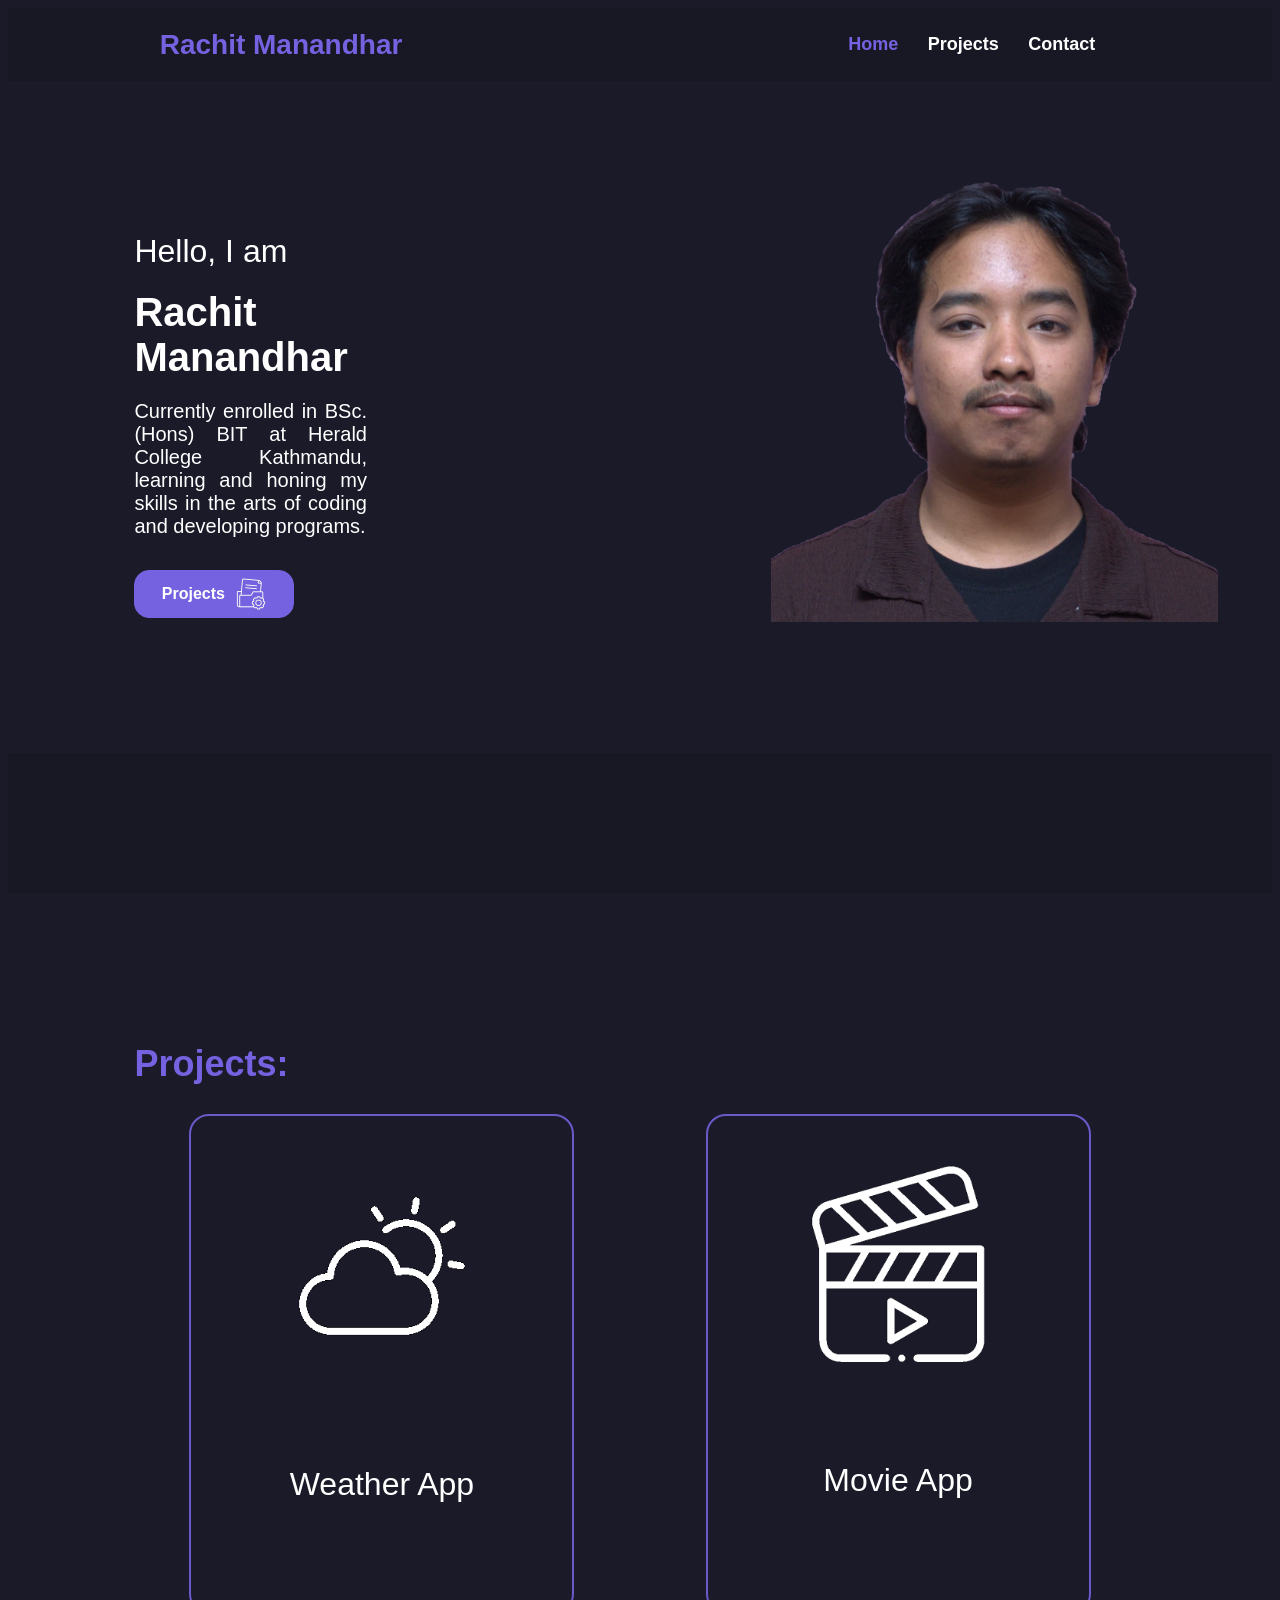
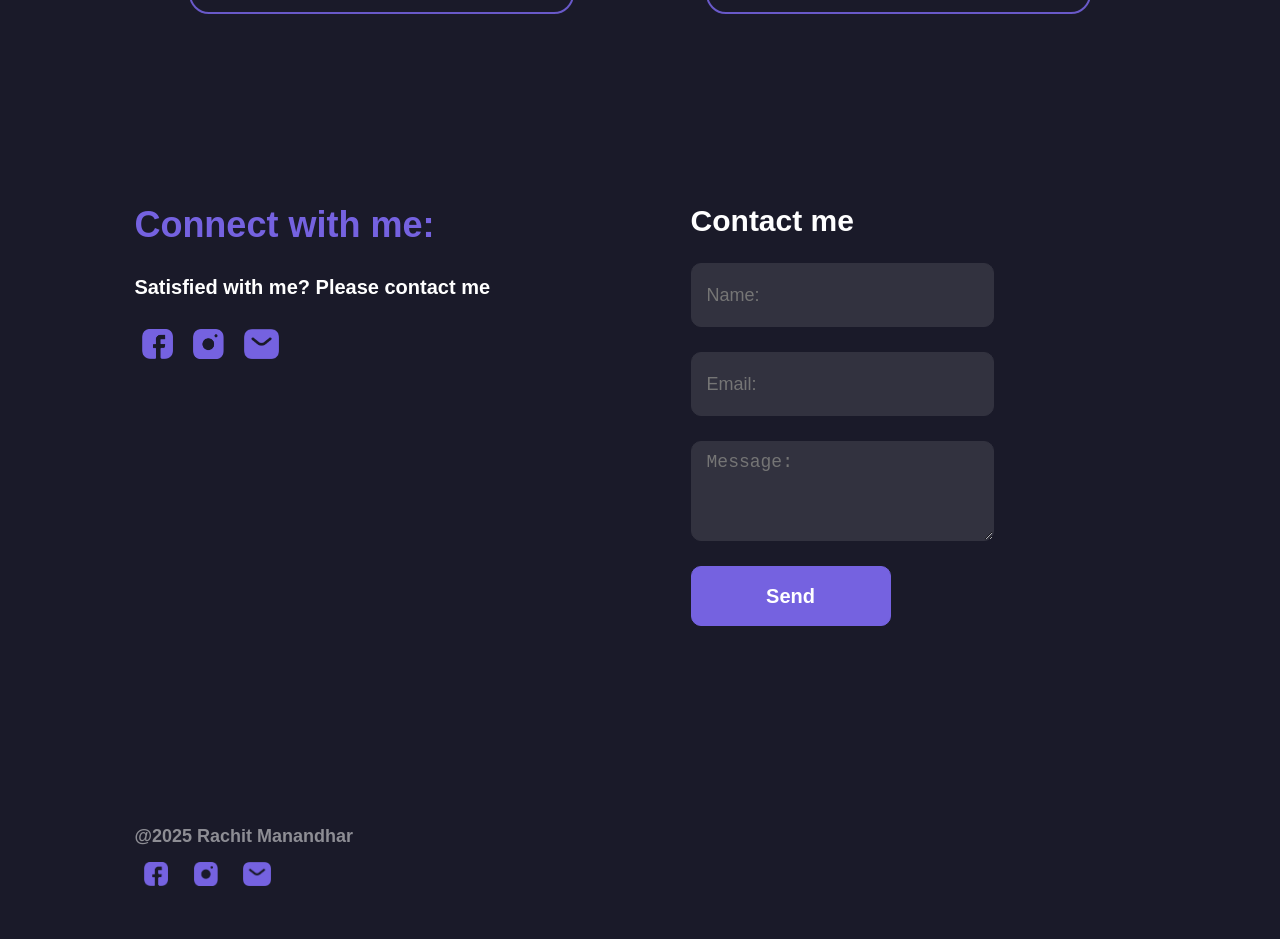
<file: portfolio-RachitManandhar/index.html>
<!DOCTYPE html>
<html lang="en">
<head>
    <meta charset="UTF-8">
    <meta name="viewport" content="width=device-width, initial-scale=1.0">
    <title>Portfolio</title>
    <link rel="stylesheet" href="css/style.css">
    <link rel="icon" href="images/me.png">
</head>
<body>
    <header>
        <div class="navbar">
            <div class="title"><a href="#Home">Rachit Manandhar</a></div>
            <nav class="navdiv">
                <ul>
                    <li><a href="#Home" id="NavHome">Home</a></li>
                    <li><a href="#Projects">Projects</a></li>
                    <li><a href="#Contact">Contact</a></li>
                </ul>
            </nav>
        </div>
    </header>
    <section id="Home">
        <div class="Home">
            <div class="Bio">
                <p style="font-size: 32px;">Hello, I am </p>
                <p style="font-size: 40px; margin-top: 20px; margin-bottom: 20px; font-weight: 600;">Rachit Manandhar</p>
                <p style="font-size: 20px;">Currently enrolled in BSc.(Hons) BIT at Herald College Kathmandu, learning and honing my skills in the arts of coding and developing programs.</p>
                <div class="Buttons">
                    <div class="Button">
                        <a href="#Projects">
                            <button class="BProject"><p class="BT">Projects</p><img src="images/projectsIcon.png" height="32px"></button>
                        </a>
                    </div>
                </div>
            </div>
            <div class="Image">
                <img src="images/me.png" height="440px">
            </div>
        </div>
    </section>
    <hr>

    <section id="Projects">
        <div class="Project">
            <h1>Projects:</h1>
            <div class="Projects">
                <div class="PBox">
                    <a href="https://weatherapp.rachitmanandhar.com.np">
                        <div class="PIcon">
                            <img src="images/weatherIcon.png" height="400px" style="margin-top: -50px;">
                        </div>
                        <div class="PTitleDiv">
                            <p class="PTitle">Weather App</p>
                        </div>
                    </a>
                </div>
                <div class="PBox">
                    <a href="https://movieapp.rachitmanandhar.com.np">
                        <div class="PIcon">
                            <img src="images/movieIcon.png" height="196px" style="margin-top: 50px;">
                        </div>
                        <div class="PTitleDiv" style="margin-top: 100px;">
                            <p class="PTitle">Movie App</p>
                        </div>
                    </a>
                </div>
            </div>
        </div>
    </section>
    <section id="Contact">
        <div class="Contact">
            <div class="Ctext">
                <h1>Connect with me:</h1>
                <p>Satisfied with me? <span id="mbr"><br></span>Please contact me</p>
                <div class="links">
                    <a href="https://facebook.com/sleepyydesu"><img src="images/facebook.png"></a>
                    <a href="https://instagram.com/sleepyydesu"><img src="images/Instagram.png"></a>
                    <a href="mailto:rachit2063@gmail.com"><img src="images/mail.png"></a>
                </div>
            </div>
            <div class="Cform">
                <p>Contact me</p>
                <form>
                    <input type="text" placeholder="Name:">
                    <input type="email" placeholder="Email:">
                    <textarea id="message" placeholder="Message:"></textarea>
                    <button id="send" type="submit">Send</button>
                </form>
            </div>
        </div>
    </section>
    <footer>
        <div class="Footer">
            <div class="FText">
                <p>@2025 Rachit Manandhar</p>
                <div class="Flinks">
                    <a href="https://facebook.com/sleepyydesu"><img src="images/facebook.png"></a>
                    <a href="https://instagram.com/sleepyydesu"><img src="images/Instagram.png"></a>
                    <a href="mailto:rachit2063@gmail.com"><img src="images/mail.png"></a>
                </div>
            </div>
        </div>
    </footer>
</body>
</html>
</file>
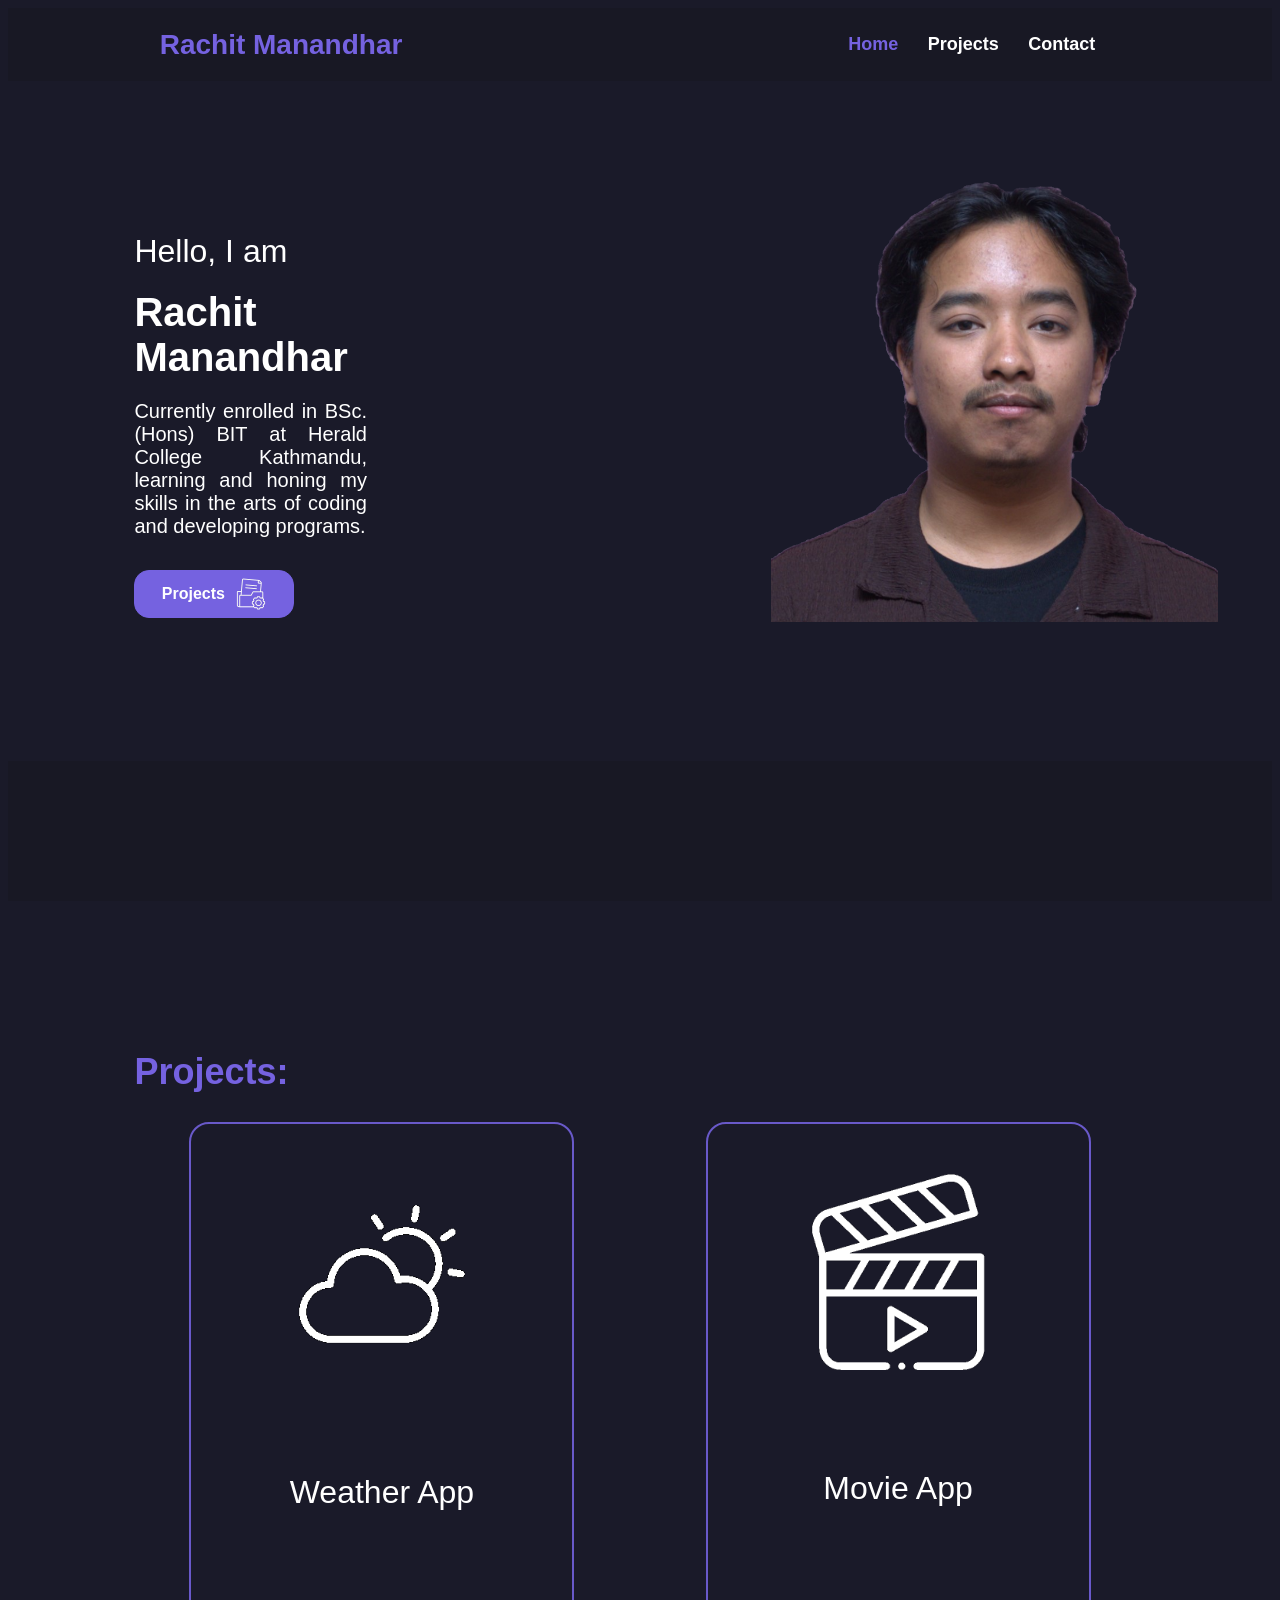
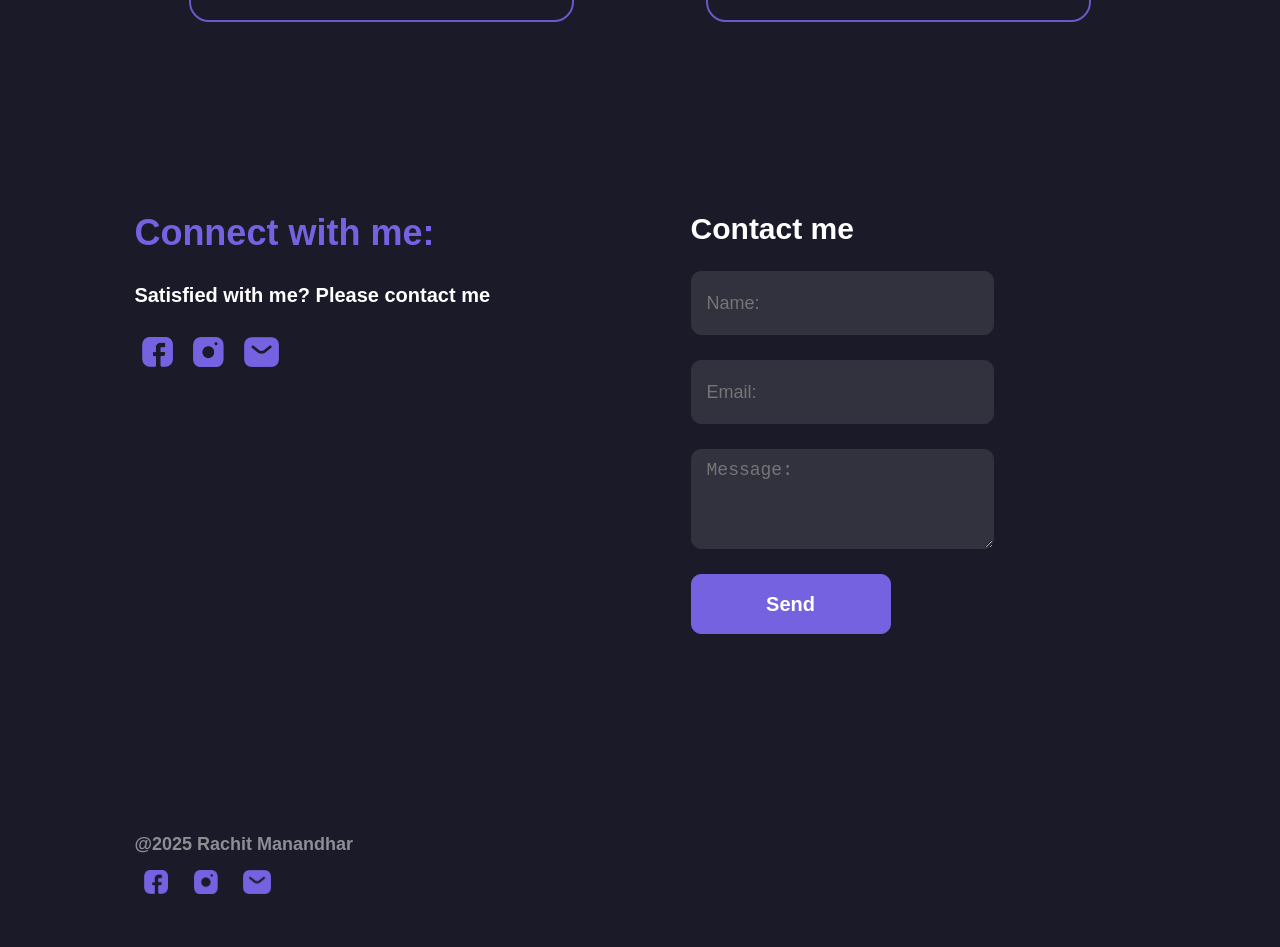
<file: week2/portfolio-RachitManandhar/index.html>
<!DOCTYPE html>
<html lang="en">
<head>
    <meta charset="UTF-8">
    <meta name="viewport" content="width=device-width, initial-scale=1.0">
    <title>Portfolio</title>
    <link rel="stylesheet" href="css/style.css">
    <link rel="icon" href="images/me.png">
</head>
<body>
    <div id="progressBar"></div>
    <header>
        <div class="navbar">
            <div class="title"><a href="#Home">Rachit Manandhar</a></div>
            <nav class="navdiv">
                <ul>
                    <li><a href="#Home" id="NavHome">Home</a></li>
                    <li><a href="#Projects">Projects</a></li>
                    <li><a href="#Contact">Contact</a></li>
                </ul>
            </nav>
            <button id="navButton" onclick="toggleNavBar()">☰</button>
        </div>
    </header>
    <div class="navMobBar">
        <button id="navMobButton" onclick="toggleNavBar()">✕</button>
        <nav class="navMobDiv">
            <ul>
                <li><a href="#Home" id="NavHome" onclick="toggleNavBar()">Home</a></li>
                <li><a href="#Projects" onclick="toggleNavBar()">Projects</a></li>
                <li><a href="#Contact" onclick="toggleNavBar()">Contact</a></li>
            </ul>
        </nav>
    </div>
    <section id="Home">
        <video autoplay loop muted id="video-background">
            <source src="videos/background-loop.mp4" type="video/mp4">
            Your browser does not support the video tag.
        </video>
        <div class="Home">
            <div class="Bio">
                <p style="font-size: 32px;">Hello, I am </p>
                <p style="font-size: 40px; margin-top: 20px; margin-bottom: 20px; font-weight: 600;">Rachit Manandhar</p>
                <p style="font-size: 20px;">Currently enrolled in BSc.(Hons) BIT at Herald College Kathmandu, learning and honing my skills in the arts of coding and developing programs.</p>
                <div class="Buttons">
                    <div class="Button">
                        <a href="#Projects">
                            <button class="BProject"><p class="BT">Projects</p><img src="images/projectsIcon.png" height="32px"></button>
                        </a>
                    </div>
                </div>
            </div>
            <div class="Image">
                <img src="images/me.png" height="440px">
            </div>
        </div>
    </section>
    <hr>

    <section id="Projects">
        <div class="Project">
            <h1>Projects:</h1>
            <div class="Projects">
                <div class="PBox">
                    <a href="https://weatherapp.rachitmanandhar.com.np">
                        <div class="PIcon">
                            <img src="images/weatherIcon.png" height="400px" style="margin-top: -50px;">
                        </div>
                        <div class="PTitleDiv">
                            <p class="PTitle">Weather App</p>
                        </div>
                    </a>
                </div>
                <div class="PBox">
                    <a href="https://movieapp.rachitmanandhar.com.np">
                        <div class="PIcon">
                            <img src="images/movieIcon.png" height="196px" style="margin-top: 50px;">
                        </div>
                        <div class="PTitleDiv" style="margin-top: 100px;">
                            <p class="PTitle">Movie App</p>
                        </div>
                    </a>
                </div>
            </div>
        </div>
    </section>
    <section id="Contact">
        <div class="Contact">
            <div class="Ctext">
                <h1>Connect with me:</h1>
                <p>Satisfied with me? <span id="mbr"><br></span>Please contact me</p>
                <div class="links">
                    <a href="https://facebook.com/sleepyydesu"><img src="images/facebook.png"></a>
                    <a href="https://instagram.com/sleepyydesu"><img src="images/Instagram.png"></a>
                    <a href="mailto:rachit2063@gmail.com"><img src="images/mail.png"></a>
                </div>
            </div>
            <div class="Cform">
                <p>Contact me</p>
                <form id="contactForm">
                    <input id="name_field" type="text" placeholder="Name:">
                    <p id="name_error"></p>
                    <input id="email_field" type="email" placeholder="Email:">
                    <p id="email_error"></p>
                    <textarea id="message" placeholder="Message:"></textarea>
                    <p id="message_error"></p>
                    <button id="send">Send</button>
                    <p id="submit_message"></p>
                </form>
            </div>
        </div>
    </section>
    <footer>
        <div class="Footer">
            <div class="FText">
                <p>@2025 Rachit Manandhar</p>
                <div class="Flinks">
                    <a href="https://facebook.com/sleepyydesu"><img src="images/facebook.png"></a>
                    <a href="https://instagram.com/sleepyydesu"><img src="images/Instagram.png"></a>
                    <a href="mailto:rachit2063@gmail.com"><img src="images/mail.png"></a>
                </div>
            </div>
        </div>
    </footer>
    <script src="script/script.js"></script>
</body>
</html>
</file>
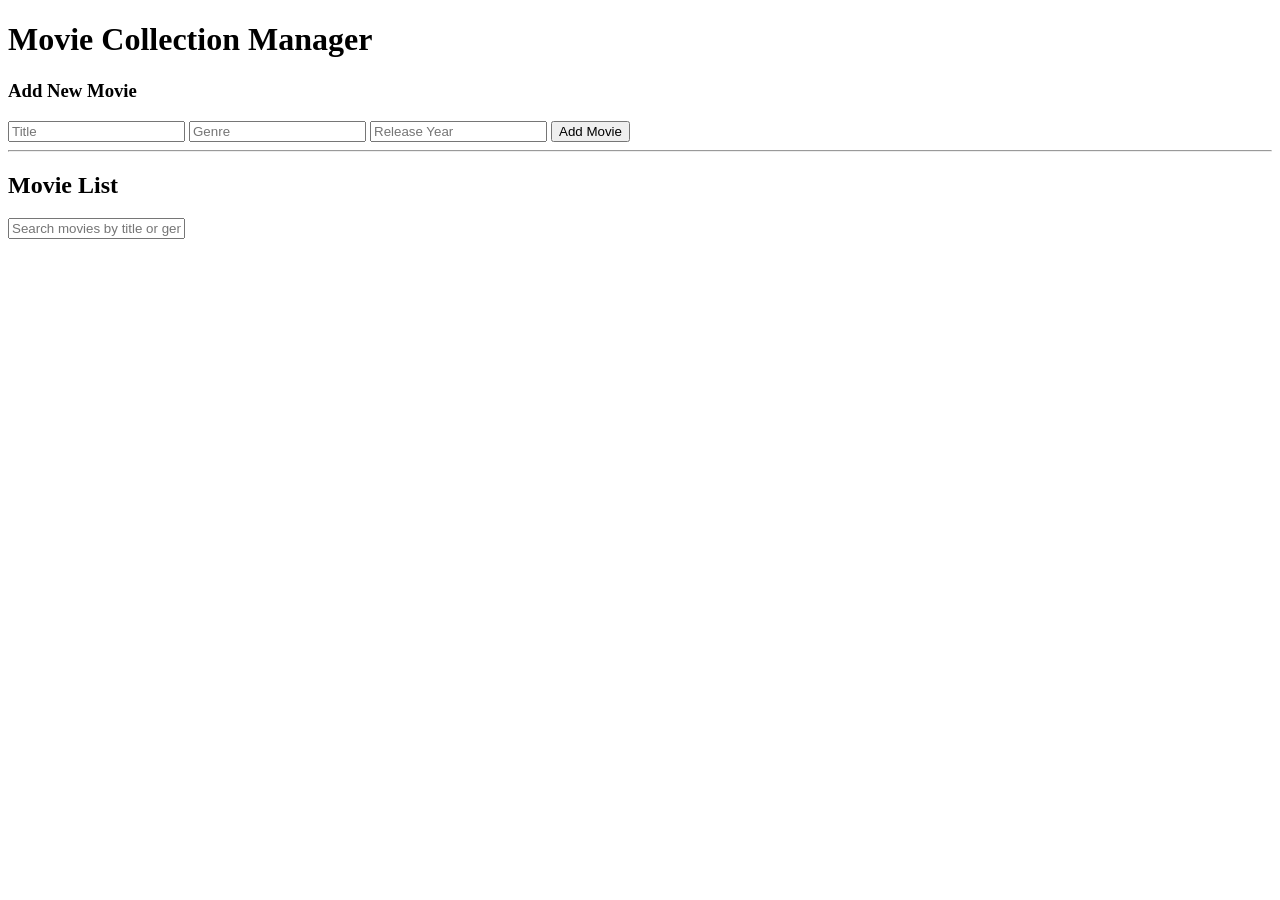
<file: week3/Workshop/index.html>
<!DOCTYPE html>
<html lang="en">
	<head>
		<meta charset="UTF-8">
		<title>Movie Manager</title>
	</head>
	<body>
		<h1>Movie Collection Manager</h1>
		<form id="add-movie-form">
			<h3>Add New Movie</h3>
			<input type="text" id="title" placeholder="Title" required>
			<input type="text" id="genre" placeholder="Genre">
			<input type="number" id="year" placeholder="Release Year" required>
			<button type="submit">Add Movie</button>
		</form>
		<hr>
		<h2>Movie List</h2>
		<input type="text" id="search-input" placeholder="Search movies by title or genre">
		<div id="movie-list">
		</div>
		<script src="script.js"></script>
	</body>
</html>
</file>
<file: portfolio-RachitManandhar/css/style.css>
*{
    text-decoration: none;
    box-sizing: border-box;
}

html{
    scroll-behavior: smooth;
}

body{
    background-color: #1a1a29;
    color: white;
    font-family: Arial, Helvetica, sans-serif;
}

.navbar{
    background-color: #181824;
    padding-left: 12%;
    padding-right: 12%;
    padding-top: 10px;
    padding-bottom: 10px;
    display: flex; 
    align-items: center;
    justify-content: space-between;
    width: 100%;
}

.title a{
    font-size: 28px;
    color: #7562e0;
    font-weight: 750;
}

.navbar li{
    list-style-type: none;
    display: inline;
}

.navbar li a{
    color: white; 
    font-size: 18px;
    font-weight: bold;
    margin-right: 25px;
}

#NavHome{
    color: #7562e0;
}

.Home{
    display: flex;
    padding-left: 10%;
    padding-right: 10%;
}

p{
    display: block;
    padding: 0%;
    margin: 0%;
}

.Bio{
    max-width: 23%;
    text-align: justify;
    margin-top: 15%;
}

.Image{
    max-width: 30%;
    padding-top: 10%;
    margin-left: 40%;
}

.Buttons{
    display: flex;
}

.Buttons button{
    margin-top: 32px;
    height: 48px;
    width: 160px;
    border-radius: 15px;
    cursor: pointer;
}

.Button{
    display: flex;
}

.BT{
    display: inline;
    padding-right: 10px;
}

.BProject{
    display: flex;
    align-items: center;
    justify-content: center;
    background-color: #7562e0;
    border: 1px solid #7562e0;
    color: white;
    font-size: 16px;
    font-weight: 600;
}

hr{
    margin-top: 10%;
    border: 70px solid #181824;
}

h1{
    color: #7562e0;
    font-weight: 600;
    font-size: 36px;
    padding-top: 30px;
}

.Project{
    padding-left: 10%;
    padding-right: 10%;
    margin-top: 120px;
}

.Projects{
    display: flex;
    justify-content: center;
    gap:10%;
}

.PBox{
    width: 385px;
    height: 500px;
    border: 2px solid #6959c9;
    border-radius: 20px;
    margin-left: 15px;
    margin-right: 15px;
    margin-bottom: 30px;
    transition: 0.3s ease;
}

.PBox:hover {
    border-color: white;
}

.PIcon{
    display: flex;
    align-items: center;
    justify-content: center;
}

.PTitleDiv{
    display: flex;
    align-items: center;
    justify-content: center;
}

.PTitle{
    font-size: 2rem;
    color: white;
    transition: 0.3s ease;
}

.PBox:hover .PTitle {
    color: #6959c9;
}

.Contact{
    display: flex;
    padding-left: 10%;
    padding-right: 10%;
    padding-top: 100px;
    padding-bottom: 200px;
    justify-content: space-between;
}

#mbr {
    display: none;
}

.Ctext p{
    font-size: 20px;
    font-weight: 700;
}

.links{
    padding-top: 30px;
}

.links img{
    height: 30px;
    padding-left: 8px;
    padding-right: 8px;
}

.Cform{
    padding-right: 15%;
    width: 45%;
}

.Cform p{
    padding-top: 60px;
    font-size: 30px;
    font-weight: 600;
}

.Cform input{
    display: block;
    height: 64px;
    width: 100%;
    border: 1px solid #32323f;
    border-radius: 10px;
    background-color: #32323f;
    margin-top: 25px;
    margin-bottom: 25px;
    padding-left: 15px;
    font-size: 18px;
    color: white;
}

#message{
    display: block;
    height: 100px;
    width: 100%;
    border: 1px solid #32323f;
    border-radius: 10px;
    background-color: #32323f;
    margin-top: 25px;
    padding-top: 10px;
    margin-bottom: 25px;
    padding-left: 15px;
    font-size: 18px;
    color: white;
}

#send{
    height: 60px;
    width: 200px;
    background-color: #7562e0;
    border: 1px solid #7562e0;
    border-radius: 10px;
    font-size: 20px;
    color: white;
    font-weight: 700;
    cursor: pointer;
}

.Footer{
    padding-left: 10%;
    padding-right: 10%;
    color: #8d8d94;
    font-size: 18px;
    font-weight: 600;
    padding-bottom: 40px;
}

.Flinks{
    padding-top: 15px;
}

.Flinks img{
    height: 24px;
    padding-left: 10px;
    padding-right: 10px;
}

@media (max-width: 1200px) {
    .Image {
        display: none;
    }

    .Projects {
        flex-direction: column;
    }

    .PBox {
        width:100%
    }

    .Cform {
        padding-right: 0px;
    }

    .Bio {
        width: 100%;
        max-width: none;
    }
}

@media (max-width: 1024px) {
    #mbr {
        display: inline;
    }
}
</file>
<file: week2/portfolio-RachitManandhar/css/style.css>
*{
    text-decoration: none;
    box-sizing: border-box;
}

:root {
    --primary-color: #1a1a29;
    --secondary-color: #7562e0;

    --navbar: #181824;
    --hr-color: #181824;

}

html{
    scroll-behavior: smooth;
}

body{
    background-color: var(--primary-color);
    color: white;
    font-family: Arial, Helvetica, sans-serif;
}

.no-scroll {
    overflow: hidden;
    height: 100vh;
}

#progressBar {
  position: fixed;
  top: 0;
  left: 0;
  height: 4px;
  background: var(--secondary-color);
  width: 0%;
  z-index: 9999;
}


.navbar{
    background-color: var(--navbar);
    padding-left: 12%;
    padding-right: 12%;
    padding-top: 10px;
    padding-bottom: 10px;
    display: flex; 
    align-items: center;
    justify-content: space-between;
    width: 100%;
}

.title a{
    font-size: 28px;
    color: var(--secondary-color);
    font-weight: 750;
}

.navbar li{
    list-style-type: none;
    display: inline;
}

.navbar li a{
    color: white; 
    font-size: 18px;
    font-weight: bold;
    margin-right: 25px;
}

#navButton {
    display: none;
    background: transparent;
    border: none;
    color: var(--secondary-color);
    font-size: 32px;
    margin-top: -10px;
}

.navMobBar{
    display: none;
    position: absolute;
    top: 0;
    left: 0;
    height: 100%;
    width: 100%;
    z-index: 2;
    background-color: var(--navbar);
    padding-left: 12%;
    padding-right: 12%;
    padding-top: 35%;
    padding-bottom: 10px;
    align-items: center;
    justify-content: space-between;
    width: 100%;
}

.open {
    display: block;
}

#navMobButton {
    background: transparent;
    border: none;
    position: absolute;
    color: var(--secondary-color);
    font-size: 64px;
    top: 12.5%;
    right: 10%;
}

.navMobBar li{
    list-style-type: none;
    margin-bottom: 5%;
}

.navMobBar li a{
    color: white; 
    font-size: 64px;
    font-weight: bold;
    margin-right: 25px;
}

#NavHome{
    color: var(--secondary-color);
}

#Home {
    position: relative;
    overflow: hidden;
    padding-bottom: 10%;
}

.Home{
    display: flex;
    padding-left: 10%;
    padding-right: 10%;
}

#video-background {
    position: absolute;
    top: 0;
    left: 0;
    width: 100%;
    height: 100%;
    object-fit: cover;
    z-index: -1;
    overflow: hidden;
}

p{
    display: block;
    padding: 0%;
    margin: 0%;
}

.Bio{
    max-width: 23%;
    text-align: justify;
    margin-top: 15%;
}

.Image{
    max-width: 30%;
    padding-top: 10%;
    margin-left: 40%;
}

.Buttons{
    display: flex;
}

.Buttons button{
    margin-top: 32px;
    height: 48px;
    width: 160px;
    border-radius: 15px;
    cursor: pointer;
}

.Button{
    display: flex;
}

.BT{
    display: inline;
    padding-right: 10px;
}

.BProject{
    display: flex;
    align-items: center;
    justify-content: center;
    background-color: var(--secondary-color);
    border: 1px solid var(--secondary-color);
    color: white;
    font-size: 16px;
    font-weight: 600;
}

hr{
    border: 70px solid var(--hr-color);
}

h1{
    color: var(--secondary-color);
    font-weight: 600;
    font-size: 36px;
    padding-top: 30px;
}

.Project{
    padding-left: 10%;
    padding-right: 10%;
    margin-top: 120px;
}

.Projects{
    display: flex;
    justify-content: center;
    gap:10%;
}

.PBox{
    width: 385px;
    height: 500px;
    border: 2px solid #6959c9;
    border-radius: 20px;
    margin-left: 15px;
    margin-right: 15px;
    margin-bottom: 30px;
    transition: 0.3s ease;
}

.PBox:hover {
    border-color: white;
}

.PIcon{
    display: flex;
    align-items: center;
    justify-content: center;
}

.PTitleDiv{
    display: flex;
    align-items: center;
    justify-content: center;
}

.PTitle{
    font-size: 2rem;
    color: white;
    transition: 0.3s ease;
}

.PBox:hover .PTitle {
    color: #6959c9;
}

.Contact{
    display: flex;
    padding-left: 10%;
    padding-right: 10%;
    padding-top: 100px;
    padding-bottom: 200px;
    justify-content: space-between;
}

#mbr {
    display: none;
}

.Ctext p{
    font-size: 20px;
    font-weight: 700;
}

.links{
    padding-top: 30px;
}

.links img{
    height: 30px;
    padding-left: 8px;
    padding-right: 8px;
}

.Cform{
    padding-top : 60px;
    padding-right: 15%;
    width: 45%;
}

.Cform p{
    font-size: 30px;
    font-weight: 600;
}

.Cform input{
    display: block;
    height: 64px;
    width: 100%;
    border: 1px solid #32323f;
    border-radius: 10px;
    background-color: #32323f;
    margin-top: 25px;
    margin-bottom: 25px;
    padding-left: 15px;
    font-size: 18px;
    color: white;
}

#name_error {
    display: none;
    margin-top: -20px;
    font-size: 14px;
    color: red;
}

#email_error {
    display: none;
    margin-top: -20px;
    font-size: 14px;
    color: red;
}

#message_error {
    display: none;
    margin-top: -20px;
    font-size: 14px;
    color: red;
    margin-bottom: 20px;
}

#message{
    display: block;
    height: 100px;
    width: 100%;
    border: 1px solid #32323f;
    border-radius: 10px;
    background-color: #32323f;
    margin-top: 25px;
    padding-top: 10px;
    margin-bottom: 25px;
    padding-left: 15px;
    font-size: 18px;
    color: white;
}

#send{
    height: 60px;
    width: 200px;
    background-color: var(--secondary-color);
    border: 1px solid var(--secondary-color);
    border-radius: 10px;
    font-size: 20px;
    color: white;
    font-weight: 700;
    cursor: pointer;
}

#submit_message {
    display: none;
    margin-top: 14px;
    font-size: 20px;
}

.Footer{
    padding-left: 10%;
    padding-right: 10%;
    color: #8d8d94;
    font-size: 18px;
    font-weight: 600;
    padding-bottom: 40px;
}

.Flinks{
    padding-top: 15px;
}

.Flinks img{
    height: 24px;
    padding-left: 10px;
    padding-right: 10px;
}

@media (max-width: 1200px) {
    .Image {
        display: none;
    }

    .Projects {
        flex-direction: column;
    }

    .PBox {
        width:100%
    }

    .Cform {
        padding-right: 0px;
    }

    .Bio {
        width: 100%;
        max-width: none;
    }
}

@media (max-width: 1024px) {
    #mbr {
        display: inline;
    }
}

@media (max-width: 768px) {
    .Contact {
        display: block;
    }

    #mbr {
        display: none;
    }
    
    .Cform {
        width: 100%;
    }

    .navdiv {
        display: none;
    }
    
    #navButton {
        display: block;
    }
}

@media (max-width: 480px) {

    #mbr {
        display: inline;
    }

}
</file>
